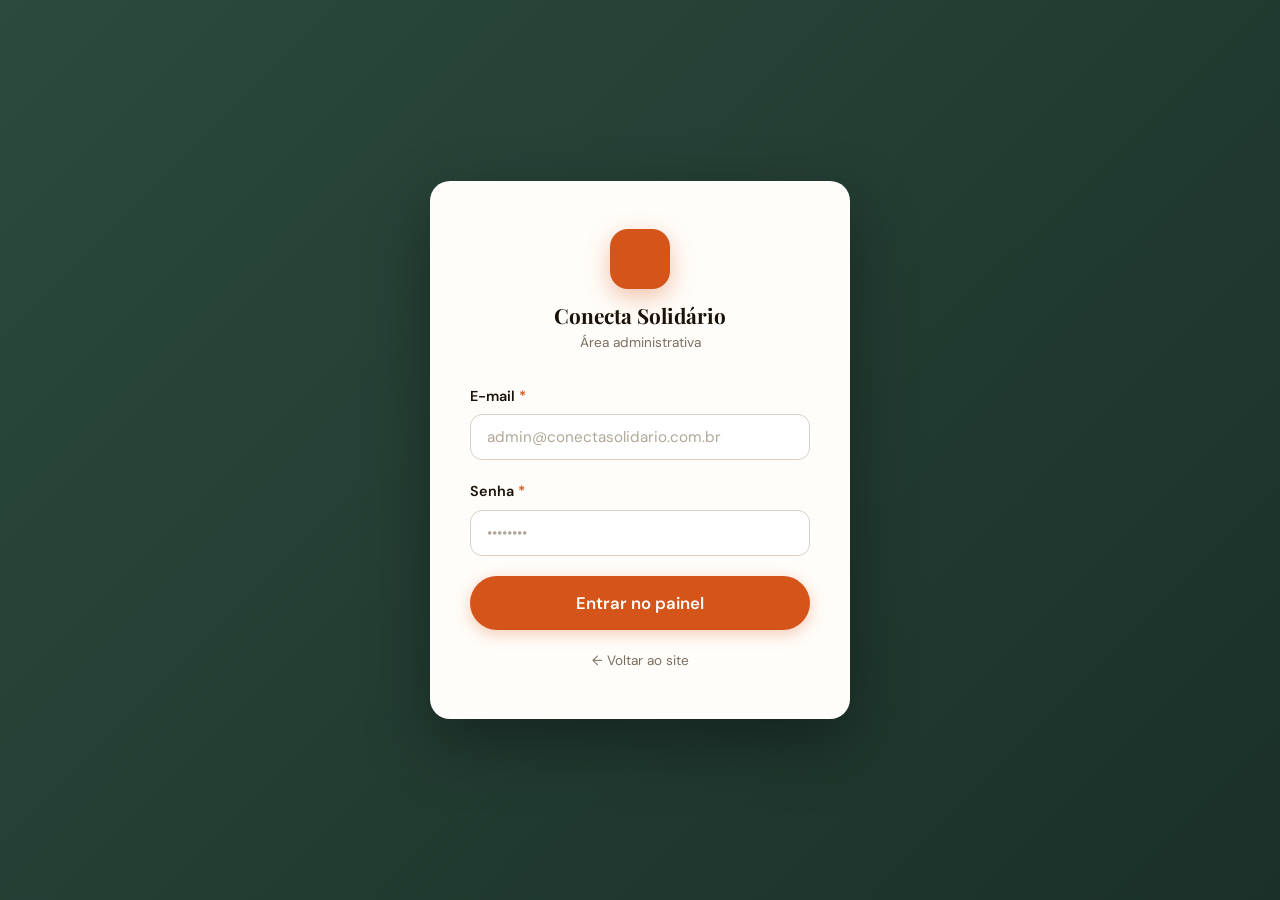
<file: pages/login.html>
<!DOCTYPE html>
<html lang="pt-BR">
<head>
  <meta charset="UTF-8">
  <meta name="viewport" content="width=device-width, initial-scale=1.0">
  <title>Login Admin – Conecta Solidário</title>
  <link rel="stylesheet" href="../css/base.css">
  <link rel="stylesheet" href="../css/components.css">
  <link rel="stylesheet" href="../css/layout.css">
  <link rel="stylesheet" href="../css/responsive.css">
  <link rel="stylesheet" href="../css/pages/login.css">
</head>
<body>
<div class="login-wrap">
  <div class="login-card">
    <div class="login-logo">
      <div class="icon-wrap"><i class="fas fa-handshake"></i></div>
      <h2>Conecta Solidário</h2>
      <p>Área administrativa</p>
    </div>

    <form id="login-form">
      <div class="form-group">
        <label class="form-label">E-mail <span>*</span></label>
        <input type="email" id="email" class="form-control" data-required placeholder="admin@conectasolidario.com.br">
        <span class="form-error" style="display:none"></span>
      </div>
      <div class="form-group">
        <label class="form-label">Senha <span>*</span></label>
        <div class="password-wrap">
          <input type="password" id="senha" class="form-control" data-required placeholder="••••••••">
          <button type="button" class="password-toggle" id="toggle-pwd"><i class="fas fa-eye"></i></button>
        </div>
        <span class="form-error" style="display:none"></span>
      </div>
      <div id="login-error" style="display:none;background:#FDECEA;color:#8B1A1A;border-radius:var(--radius);padding:12px 16px;font-size:.88rem;margin-bottom:16px;border:1px solid #F5C6C6">
        <i class="fas fa-exclamation-triangle"></i> E-mail ou senha incorretos. Tente novamente.
      </div>
      <button type="submit" class="btn btn-primary btn-block btn-lg" id="submit-btn">
        Entrar no painel
      </button>
    </form>

    <a href="../index.html" class="back-link">← Voltar ao site</a>
  </div>
</div>

<div id="toast-container"></div>
<script src="../js/config.js"></script>
<script src="../js/api-unified.js"></script>
<script>
  // Toggle password visibility
  document.getElementById('toggle-pwd').addEventListener('click', function() {
    const inp = document.getElementById('senha');
    const showing = inp.type === 'text';
    inp.type = showing ? 'password' : 'text';
    this.innerHTML = showing ? '<i class="fas fa-eye"></i>' : '<i class="fas fa-eye-slash"></i>';
  });

  document.getElementById('login-form').addEventListener('submit', async e => {
    e.preventDefault();
    document.getElementById('login-error').style.display = 'none';
    if (!validateForm(e.target)) return;

    const btn = document.getElementById('submit-btn');
    btn.textContent = 'Entrando…'; btn.disabled = true;

    const creds = {
      email: document.getElementById('email').value.trim(),
      senha: document.getElementById('senha').value,
    };

    try {
      const res = await API.login(creds);
      // Backend retorna dados do admin no JSON
      sessionStorage.setItem('cs_admin', JSON.stringify(res));
      window.location.href = 'admin.html';
    } catch (err) {
      if (err.status === 401 || err.status === 403) {
        document.getElementById('login-error').style.display = 'block';
      } else {
        // Demo: aceitar credenciais de teste do config.js
        if (creds.email === CONFIG.DEMO.CREDENTIALS.email && creds.senha === CONFIG.DEMO.CREDENTIALS.senha) {
          sessionStorage.setItem('cs_admin', JSON.stringify({ email: creds.email, nome: 'Administrador' }));
          window.location.href = 'admin.html';
        } else {
          document.getElementById('login-error').style.display = 'block';
        }
      }
      btn.textContent = 'Entrar no painel'; btn.disabled = false;
    }
  });
</script>
</body>
</html>
</file>
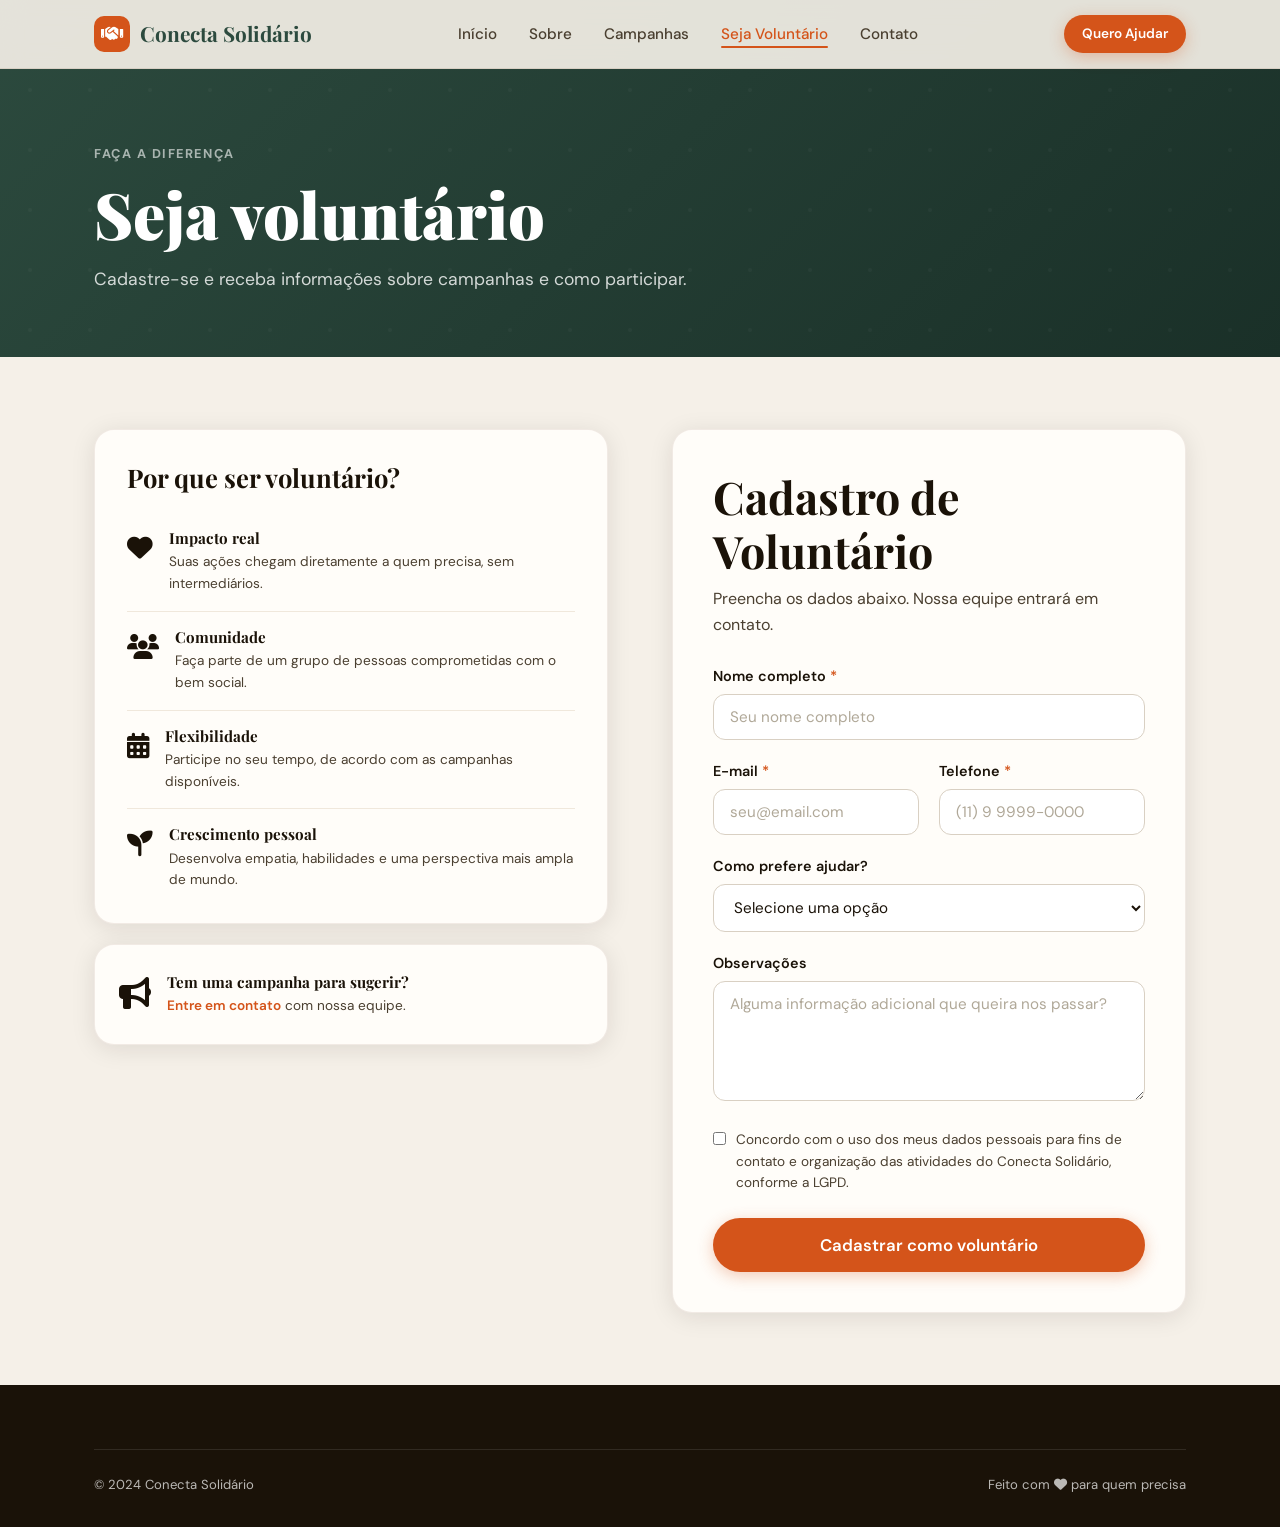
<file: pages/voluntario.html>
<!DOCTYPE html>
<html lang="pt-BR">
<head>
  <meta charset="UTF-8">
  <meta name="viewport" content="width=device-width, initial-scale=1.0">
  <title>Seja Voluntário – Conecta Solidário</title>
  <link rel="stylesheet" href="../css/base.css">
  <link rel="stylesheet" href="../css/components.css">
  <link rel="stylesheet" href="../css/layout.css">
  <link rel="stylesheet" href="../css/responsive.css">
  <link rel="stylesheet" href="../css/pages/voluntario.css">
  <link rel="stylesheet" href="https://cdnjs.cloudflare.com/ajax/libs/font-awesome/6.4.0/css/all.min.css">
</head>
<body>

<nav class="navbar">
  <div class="container navbar-inner">
    <a href="../index.html" class="navbar-brand">
      <span class="brand-icon"><i class="fas fa-handshake"></i></span> Conecta Solidário
    </a>
    <ul class="navbar-nav">
      <li><a href="../index.html">Início</a></li>
      <li><a href="../index.html#sobre">Sobre</a></li>
      <li><a href="campanhas.html">Campanhas</a></li>
      <li><a href="voluntario.html" class="active">Seja Voluntário</a></li>
      <li><a href="../index.html#contato">Contato</a></li>
    </ul>
    <div class="navbar-actions">
      <a href="voluntario.html" class="btn btn-primary btn-sm">Quero Ajudar</a>
    </div>
    <button class="hamburger" aria-label="Menu"><span></span><span></span><span></span></button>
  </div>
</nav>

<div class="mobile-menu">
  <a href="../index.html">Início</a>
  <a href="campanhas.html">Campanhas</a>
  <a href="voluntario.html">Seja Voluntário</a>
  <a href="../index.html#contato">Contato</a>
</div>

<div class="page-hero">
  <div class="container">
    <div class="section-label" style="color:rgba(255,255,255,.6)">Faça a diferença</div>
    <h1>Seja voluntário</h1>
    <p>Cadastre-se e receba informações sobre campanhas e como participar.</p>
  </div>
</div>

<section style="background:var(--cream)">
  <div class="container">
    <div class="vol-layout">
      <!-- Aside -->
      <div class="vol-aside">
        <div class="why-card">
          <h3 style="margin-bottom:20px">Por que ser voluntário?</h3>
          <div class="why-item">
            <span class="why-icon"><i class="fas fa-heart"></i></span>
            <div>
              <h4>Impacto real</h4>
              <p>Suas ações chegam diretamente a quem precisa, sem intermediários.</p>
            </div>
          </div>
          <div class="why-item">
            <span class="why-icon"><i class="fas fa-users"></i></span>
            <div>
              <h4>Comunidade</h4>
              <p>Faça parte de um grupo de pessoas comprometidas com o bem social.</p>
            </div>
          </div>
          <div class="why-item">
            <span class="why-icon"><i class="fas fa-calendar-alt"></i></span>
            <div>
              <h4>Flexibilidade</h4>
              <p>Participe no seu tempo, de acordo com as campanhas disponíveis.</p>
            </div>
          </div>
          <div class="why-item">
            <span class="why-icon"><i class="fas fa-seedling"></i></span>
            <div>
              <h4>Crescimento pessoal</h4>
              <p>Desenvolva empatia, habilidades e uma perspectiva mais ampla de mundo.</p>
            </div>
          </div>
        </div>

        <div class="card" style="padding:24px;display:flex;align-items:center;gap:16px">
          <span style="font-size:2rem"><i class="fas fa-bullhorn"></i></span>
          <div>
            <h4 style="font-size:.95rem;margin-bottom:4px">Tem uma campanha para sugerir?</h4>
            <p style="font-size:.85rem;margin:0">
              <a href="../index.html#contato" style="color:var(--orange);font-weight:600">Entre em contato</a> com nossa equipe.
            </p>
          </div>
        </div>
      </div>

      <!-- Form -->
      <div>
        <div class="form-card">
          <h2 style="margin-bottom:8px">Cadastro de Voluntário</h2>
          <p style="margin-bottom:28px">Preencha os dados abaixo. Nossa equipe entrará em contato.</p>

          <form id="vol-form">
            <div class="form-group">
              <label class="form-label">Nome completo <span>*</span></label>
              <input type="text" id="nome" class="form-control" data-required placeholder="Seu nome completo">
              <span class="form-error" style="display:none"></span>
            </div>
            <div class="form-row">
              <div class="form-group">
                <label class="form-label">E-mail <span>*</span></label>
                <input type="email" id="email" class="form-control" data-required placeholder="seu@email.com">
                <span class="form-error" style="display:none"></span>
              </div>
              <div class="form-group">
                <label class="form-label">Telefone <span>*</span></label>
                <input type="tel" id="telefone" class="form-control" data-required placeholder="(11) 9 9999-0000">
                <span class="form-error" style="display:none"></span>
              </div>
            </div>
            <div class="form-group">
              <label class="form-label">Como prefere ajudar?</label>
              <select id="interesse" class="form-control">
                <option value="">Selecione uma opção</option>
                <option value="arrecadacao">Arrecadação de itens</option>
                <option value="distribuicao">Distribuição nas ruas</option>
                <option value="ambos">Ambas as opções</option>
                <option value="outro">Outro</option>
              </select>
            </div>
            <div class="form-group">
              <label class="form-label">Observações</label>
              <textarea id="obs" class="form-control" rows="3" placeholder="Alguma informação adicional que queira nos passar?"></textarea>
            </div>
            <div style="display:flex;align-items:flex-start;gap:10px;margin-bottom:24px">
              <input type="checkbox" id="lgpd" style="margin-top:3px;flex-shrink:0;accent-color:var(--orange)">
              <label for="lgpd" style="font-size:.85rem;color:var(--text-m);cursor:pointer">
                Concordo com o uso dos meus dados pessoais para fins de contato e organização das atividades
                do Conecta Solidário, conforme a LGPD.
              </label>
            </div>
            <button type="submit" class="btn btn-primary btn-block btn-lg" id="submit-btn">
              Cadastrar como voluntário
            </button>
          </form>

          <div class="success-state" id="success-state">
            <div class="check"><i class="fas fa-check"></i></div>
            <h3>Cadastro realizado!</h3>
            <p style="margin:12px 0 24px">
              Obrigado por querer ajudar! Nossa equipe entrará em contato em breve com informações
              sobre as próximas campanhas.
            </p>
            <a href="campanhas.html" class="btn btn-forest">Ver campanhas ativas</a>
          </div>
        </div>
      </div>
    </div>
  </div>
</section>

<footer>
  <div class="container">
    <div class="footer-bottom" style="border-top:1px solid rgba(255,255,255,.1);padding-top:24px">
      <span>© 2024 Conecta Solidário</span>
      <span>Feito com <i class="fas fa-heart"></i> para quem precisa</span>
    </div>
  </div>
</footer>

<div id="toast-container"></div>
<script src="../js/config.js"></script>
<script src="../js/api-unified.js"></script>
<script>
  // Phone mask
  document.getElementById('telefone').addEventListener('input', function() {
    let v = this.value.replace(/\D/g,'');
    if (v.length > 11) v = v.slice(0,11);
    if (v.length > 7)      v = `(${v.slice(0,2)}) ${v.slice(2,7)}-${v.slice(7)}`;
    else if (v.length > 2) v = `(${v.slice(0,2)}) ${v.slice(2)}`;
    this.value = v;
  });

  document.getElementById('vol-form').addEventListener('submit', async e => {
    e.preventDefault();
    if (!validateForm(e.target)) return;

    const lgpd = document.getElementById('lgpd');
    if (!lgpd.checked) { toast('Aceite os termos de uso para continuar.', 'error'); return; }

    const btn = document.getElementById('submit-btn');
    btn.textContent = 'Enviando…'; btn.disabled = true;

    const payload = {
      nome:     document.getElementById('nome').value.trim(),
      email:    document.getElementById('email').value.trim(),
      telefone: document.getElementById('telefone').value.trim(),
      // campos extras (backend pode ignorar se não existirem na tabela)
      interesse: document.getElementById('interesse').value,
      obs:       document.getElementById('obs').value.trim(),
    };

    try {
      await API.postVoluntario(payload);
      document.getElementById('vol-form').style.display = 'none';
      document.getElementById('success-state').style.display = 'block';
    } catch (err) {
      // Fallback visual para demo
      document.getElementById('vol-form').style.display = 'none';
      document.getElementById('success-state').style.display = 'block';
    }
  });
</script>
</body>
</html>
</file>
<file: css/base.css>
@import url('https://fonts.googleapis.com/css2?family=Playfair+Display:ital,wght@0,400;0,700;0,900;1,400&family=DM+Sans:wght@300;400;500;600&display=swap');

/* ─── Design Tokens ─────────────────────────────────────── */
:root {
  --cream:    #F5F0E8;
  --warm:     #EDE5D4;
  --orange:   #D4541A;
  --orange-l: #E8733D;
  --earth:    #7A4A2E;
  --forest:   #2C4A3E;
  --forest-l: #3D6457;
  --text:     #1A1208;
  --text-m:   #4A3F30;
  --text-s:   #7A6E60;
  --white:    #FFFFFF;
  --card-bg:  #FFFDF9;
  --shadow:   0 4px 24px rgba(26,18,8,.10);
  --shadow-h: 0 8px 40px rgba(26,18,8,.18);
  --radius:   12px;
  --radius-l: 20px;
  --trans:    .25s cubic-bezier(.4,0,.2,1);
}

/* ─── Reset ──────────────────────────────────────────────── */
*, *::before, *::after { box-sizing: border-box; margin: 0; padding: 0; }
html { scroll-behavior: smooth; overflow-x: hidden; }
body {
  font-family: 'DM Sans', sans-serif;
  background: var(--cream);
  color: var(--text);
  line-height: 1.6;
  overflow-x: hidden;
  width: 100%;
  max-width: 100%;
}
img { max-width: 100%; display: block; height: auto; }
a { text-decoration: none; color: inherit; }
ul { list-style: none; }
button, input, textarea, select {
  font-family: inherit;
  font-size: inherit;
  max-width: 100%;
}

/* ─── Typography ─────────────────────────────────────────── */
h1,h2,h3,h4 { font-family: 'Playfair Display', serif; line-height: 1.2; }
h1 { font-size: clamp(2.2rem,5vw,4rem); font-weight: 900; }
h2 { font-size: clamp(1.6rem,3.5vw,2.8rem); font-weight: 700; }
h3 { font-size: clamp(1.2rem,2vw,1.6rem); font-weight: 700; }
p  { color: var(--text-m); }

/* ─── Utilities ──────────────────────────────────────────── */
.container { max-width: 1140px; margin: 0 auto; padding: 0 24px; width: 100%; }
.section    { padding: 80px 0; width: 100%; }
.section-sm { padding: 48px 0; width: 100%; }
.text-center { text-align: center; }
.hidden { display: none !important; }
</file>
<file: css/components.css>
/* ─── Buttons ────────────────────────────────────────────── */
.btn {
  display: inline-flex; align-items: center; gap: 8px;
  padding: 12px 28px; border-radius: 50px; border: none;
  cursor: pointer; font-weight: 600; font-size: .95rem;
  transition: all var(--trans); white-space: nowrap;
}
.btn-primary {
  background: var(--orange); color: var(--white);
  box-shadow: 0 4px 16px rgba(212,84,26,.30);
}
.btn-primary:hover {
  background: var(--orange-l);
  transform: translateY(-2px);
  box-shadow: 0 8px 24px rgba(212,84,26,.40);
}
.btn-outline {
  background: transparent; color: var(--orange);
  border: 2px solid var(--orange);
}
.btn-outline:hover {
  background: var(--orange); color: var(--white);
  transform: translateY(-2px);
}
.btn-forest {
  background: var(--forest); color: var(--white);
  box-shadow: 0 4px 16px rgba(44,74,62,.25);
}
.btn-forest:hover {
  background: var(--forest-l); transform: translateY(-2px);
}
.btn-ghost {
  background: transparent; color: var(--text-m);
  border: 1px solid #D9D0C3;
}
.btn-ghost:hover { background: var(--warm); }
.btn-danger {
  background: #C0392B; color: var(--white);
}
.btn-danger:hover { background: #A93226; }
.btn-sm { padding: 8px 18px; font-size: .85rem; }
.btn-lg { padding: 16px 40px; font-size: 1.05rem; }
.btn-block { width: 100%; justify-content: center; }

/* ─── Cards ──────────────────────────────────────────────── */
.card {
  background: var(--card-bg); border-radius: var(--radius-l);
  border: 1px solid rgba(122,74,46,.10);
  box-shadow: var(--shadow); overflow: hidden;
  transition: all var(--trans);
}
.card:hover { box-shadow: var(--shadow-h); transform: translateY(-4px); }

/* ─── Badges ─────────────────────────────────────────────── */
.badge {
  display: inline-flex; align-items: center; gap: 6px;
  padding: 5px 16px; border-radius: 20px; font-size: .76rem; font-weight: 600;
  letter-spacing: 0.03em;
  border: 2px solid transparent;
  position: relative;
  overflow: hidden;
}
.badge::before {
  content: '';
  position: absolute; inset: 0;
  background: linear-gradient(135deg, rgba(255,255,255,0.2) 0%, transparent 50%);
  pointer-events: none;
}
.badge-green  {
  background: #2C4A3E;
  color: #fff;
  border-color: #3D6457;
}
.badge-orange {
  background: #D4541A;
  color: #fff;
  border-color: #E8733D;
}
.badge-red    {
  background: #8B1A1A;
  color: #fff;
  border-color: #C0392B;
}

/* ─── Forms ──────────────────────────────────────────────── */
.form-group { margin-bottom: 20px; }
.form-label { display: block; font-weight: 600; font-size: .9rem; margin-bottom: 6px; color: var(--text); }
.form-label span { color: var(--orange); }
.form-control {
  width: 100%; padding: 12px 16px; border-radius: var(--radius);
  border: 1.5px solid #D9D0C3; background: var(--white);
  color: var(--text); font-size: .95rem;
  transition: all var(--trans);
}
.form-control:focus {
  outline: none; border-color: var(--orange);
  box-shadow: 0 0 0 3px rgba(212,84,26,.12);
}
.form-control::placeholder { color: #B0A898; }
textarea.form-control { resize: vertical; min-height: 120px; }
.form-hint { font-size: .8rem; color: var(--text-s); margin-top: 4px; }
.form-error { font-size: .82rem; color: #C0392B; margin-top: 4px; }
.form-row { display: grid; grid-template-columns: 1fr 1fr; gap: 20px; }

/* ─── Toast ──────────────────────────────────────────────── */
#toast-container {
  position: fixed; bottom: 24px; right: 24px; z-index: 9999;
  display: flex; flex-direction: column; gap: 10px;
}
.toast {
  display: flex; align-items: center; gap: 12px;
  background: var(--text); color: var(--white);
  padding: 14px 20px; border-radius: var(--radius);
  box-shadow: var(--shadow-h); font-size: .9rem; font-weight: 500;
  animation: toastIn .3s ease; min-width: 280px;
}
.toast.success { background: var(--forest); }
.toast.error   { background: #C0392B; }
@keyframes toastIn { from { transform: translateX(120%); opacity:0 } to { transform: translateX(0); opacity:1 } }

/* ─── Section Header ─────────────────────────────────────── */
.section-header { margin-bottom: 48px; }
.section-label {
  display: inline-block; font-size: .8rem; font-weight: 700;
  letter-spacing: .12em; text-transform: uppercase; color: var(--orange);
  margin-bottom: 12px;
}
.section-header h2 { margin-bottom: 16px; }
.section-header p { color: var(--text-m); max-width: 540px; font-size: 1.05rem; }

/* ─── Page Hero (inner pages) ────────────────────────────── */
.page-hero {
  padding: 140px 0 64px;
  background: linear-gradient(135deg, var(--forest) 0%, #1A3028 100%);
  position: relative; overflow: hidden;
}
.page-hero::before {
  content: ''; position: absolute; inset: 0;
  background: url("data:image/svg+xml,%3Csvg width='60' height='60' viewBox='0 0 60 60' xmlns='http://www.w3.org/2000/svg'%3E%3Cg fill='none' fill-rule='evenodd'%3E%3Cg fill='%23ffffff' fill-opacity='0.03'%3E%3Ccircle cx='30' cy='30' r='2'/%3E%3C/g%3E%3C/g%3E%3C/svg%3E");
}
.page-hero h1, .page-hero p { color: var(--white); position: relative; }
.page-hero p { opacity: .8; font-size: 1.1rem; margin-top: 12px; }

/* ─── Loader ─────────────────────────────────────────────── */
.loader-wrap {
  display: flex; align-items: center; justify-content: center;
  padding: 48px; flex-direction: column; gap: 12px; color: var(--text-s);
}
.spinner {
  width: 36px; height: 36px; border: 3px solid #E8DFCE;
  border-top-color: var(--orange); border-radius: 50%;
  animation: spin .8s linear infinite;
}
@keyframes spin { to { transform: rotate(360deg); } }

/* ─── Empty State ────────────────────────────────────────── */
.empty-state {
  text-align: center; padding: 64px 24px; color: var(--text-s);
}
.empty-state .icon { font-size: 3rem; margin-bottom: 16px; }
.empty-state h3 { color: var(--text-m); margin-bottom: 8px; }

/* ─── Modal ──────────────────────────────────────────────── */
.modal-overlay {
  position: fixed; inset: 0; background: rgba(26,18,8,.6);
  backdrop-filter: blur(4px); z-index: 500;
  display: flex; align-items: center; justify-content: center;
  padding: 24px; opacity: 0; pointer-events: none; transition: opacity var(--trans);
}
.modal-overlay.open { opacity: 1; pointer-events: all; }
.modal {
  background: var(--card-bg); border-radius: var(--radius-l);
  padding: 40px; max-width: 520px; width: 100%;
  transform: scale(.95) translateY(8px); transition: transform var(--trans);
  max-height: 90vh; overflow-y: auto;
}
.modal-overlay.open .modal { transform: scale(1) translateY(0); }
.modal-header { display: flex; justify-content: space-between; align-items: flex-start; margin-bottom: 24px; }
.modal-close { background: none; border: none; cursor: pointer; font-size: 1.4rem; color: var(--text-s); line-height: 1; padding: 4px; }
.modal-close:hover { color: var(--text); }

/* ─── Table ──────────────────────────────────────────────── */
.table-wrap { overflow-x: auto; border-radius: var(--radius); border: 1px solid #E8DFCE; }
table { width: 100%; border-collapse: collapse; }
th {
  background: var(--warm); padding: 14px 16px; text-align: left;
  font-size: .82rem; font-weight: 700; letter-spacing: .06em;
  text-transform: uppercase; color: var(--text-m); white-space: nowrap;
}
td { padding: 14px 16px; border-top: 1px solid #F0E8DC; font-size: .92rem; color: var(--text-m); }
tr:hover td { background: #FFFBF5; }
.table-actions { display: flex; gap: 8px; }
</file>
<file: css/layout.css>
/* ─── Navbar ─────────────────────────────────────────────── */
.navbar {
  position: fixed; top: 0; left: 0; right: 0; z-index: 100;
  background: rgba(245,240,232,.92);
  backdrop-filter: blur(12px);
  border-bottom: 1px solid rgba(122,74,46,.12);
  transition: box-shadow var(--trans);
}
.navbar.scrolled { box-shadow: var(--shadow); }
.navbar-inner {
  display: flex; align-items: center; justify-content: space-between;
  height: 68px;
}
.navbar-brand {
  display: flex; align-items: center; gap: 10px; font-weight: 700;
  font-family: 'Playfair Display', serif; font-size: 1.3rem; color: var(--forest);
}
.navbar-brand .brand-icon {
  width: 36px; height: 36px; background: var(--orange);
  border-radius: 10px; display: flex; align-items: center; justify-content: center;
  color: var(--white); font-size: 1.1rem;
}
.navbar-nav {
  display: flex; align-items: center; gap: 32px;
}
.navbar-nav a {
  font-weight: 500; font-size: .95rem; color: var(--text-m);
  transition: color var(--trans); position: relative;
}
.navbar-nav a::after {
  content: ''; position: absolute; bottom: -4px; left: 0; right: 0;
  height: 2px; background: var(--orange); transform: scaleX(0);
  transition: transform var(--trans); border-radius: 2px;
}
.navbar-nav a:hover, .navbar-nav a.active { color: var(--orange); }
.navbar-nav a:hover::after, .navbar-nav a.active::after { transform: scaleX(1); }
.navbar-actions { display: flex; align-items: center; gap: 12px; }
.hamburger {
  display: none; background: none; border: none; cursor: pointer;
  flex-direction: column; gap: 5px; padding: 4px;
}
.hamburger span {
  display: block; width: 24px; height: 2px; background: var(--text);
  border-radius: 2px; transition: all var(--trans);
}
.hamburger.open span:nth-child(1) { transform: translateY(7px) rotate(45deg); }
.hamburger.open span:nth-child(2) { opacity: 0; }
.hamburger.open span:nth-child(3) { transform: translateY(-7px) rotate(-45deg); }

/* ─── Mobile Menu ────────────────────────────────────────── */
.mobile-menu {
  position: fixed; inset: 68px 0 0; background: var(--cream);
  padding: 24px; display: flex; flex-direction: column; gap: 8px;
  z-index: 99; transform: translateX(100%); transition: transform var(--trans);
}
.mobile-menu.open { transform: translateX(0); }
.mobile-menu a {
  display: block; padding: 14px 16px; font-weight: 500;
  border-radius: var(--radius); color: var(--text-m);
  transition: background var(--trans);
}
.mobile-menu a:hover { background: var(--warm); color: var(--orange); }

/* ─── Footer ─────────────────────────────────────────────── */
footer {
  background: var(--text); color: rgba(255,255,255,.7);
  padding: 64px 0 32px;
  width: 100%;
  max-width: 100%;
}
.footer-grid {
  display: grid; grid-template-columns: 2fr 1fr 1fr; gap: 48px;
  padding-bottom: 48px; border-bottom: 1px solid rgba(255,255,255,.1);
  margin-bottom: 32px;
}
.footer-brand { font-family: 'Playfair Display', serif; color: var(--white); font-size: 1.4rem; margin-bottom: 12px; }
.footer-desc { font-size: .9rem; line-height: 1.7; }
.footer-col h4 { color: var(--white); font-size: .85rem; letter-spacing: .1em; text-transform: uppercase; margin-bottom: 16px; }
.footer-col ul li { margin-bottom: 10px; }
.footer-col ul li a { font-size: .9rem; transition: color var(--trans); }
.footer-col ul li a:hover { color: var(--orange-l); }
.footer-bottom { display: flex; justify-content: space-between; align-items: center; font-size: .82rem; }

/* ─── Admin Layout ───────────────────────────────────────── */
.admin-layout { display: flex; min-height: 100vh; }
.sidebar {
  width: 240px; background: var(--forest); position: fixed;
  top: 0; left: 0; bottom: 0; z-index: 50;
  display: flex; flex-direction: column; padding: 28px 0;
  transition: transform var(--trans);
}
.sidebar-brand {
  padding: 0 24px 28px; border-bottom: 1px solid rgba(255,255,255,.1);
  font-family: 'Playfair Display', serif; color: var(--white); font-size: 1.15rem;
  display: flex; align-items: center; gap: 10px;
}
.sidebar-brand .brand-icon { background: var(--orange); }
.sidebar-nav { flex: 1; padding: 24px 0; }
.sidebar-nav a {
  display: flex; align-items: center; gap: 12px;
  padding: 12px 24px; color: rgba(255,255,255,.7);
  font-weight: 500; font-size: .9rem; transition: all var(--trans);
  border-left: 3px solid transparent;
}
.sidebar-nav a:hover { color: var(--white); background: rgba(255,255,255,.06); }
.sidebar-nav a.active { color: var(--white); background: rgba(255,255,255,.1); border-left-color: var(--orange-l); }
.sidebar-nav a .nav-icon { font-size: 1.1rem; width: 20px; text-align: center; }
.sidebar-footer {
  padding: 24px; border-top: 1px solid rgba(255,255,255,.1);
}
.admin-main { flex: 1; margin-left: 240px; background: #F0EBE0; min-height: 100vh; }
.admin-topbar {
  background: var(--card-bg); padding: 0 32px; height: 64px;
  display: flex; align-items: center; justify-content: space-between;
  border-bottom: 1px solid #E8DFCE; position: sticky; top: 0; z-index: 10;
}
.admin-topbar h2 { font-size: 1.15rem; color: var(--text); }
.admin-user { display: flex; align-items: center; gap: 10px; font-size: .9rem; color: var(--text-m); }
.admin-avatar {
  width: 34px; height: 34px; background: var(--orange); border-radius: 50%;
  display: flex; align-items: center; justify-content: center;
  color: var(--white); font-size: .8rem; font-weight: 700;
}
.admin-content { padding: 32px; }
.stat-grid { display: grid; grid-template-columns: repeat(3, 1fr); gap: 20px; margin-bottom: 32px; }
.stat-card {
  background: var(--card-bg); border-radius: var(--radius-l);
  padding: 24px; border: 1px solid rgba(122,74,46,.10);
  box-shadow: var(--shadow);
}
.stat-card .stat-label { font-size: .82rem; font-weight: 600; text-transform: uppercase; letter-spacing: .08em; color: var(--text-s); margin-bottom: 8px; }
.stat-card .stat-value { font-family: 'Playfair Display', serif; font-size: 2.2rem; font-weight: 900; color: var(--text); }
.stat-card .stat-icon { font-size: 1.6rem; float: right; margin-top: -8px; }
</file>
<file: css/responsive.css>
/* ─── Responsive ─────────────────────────────────────────── */
* {
  max-width: 100%;
  box-sizing: border-box;
}
html, body {
  overflow-x: hidden;
  width: 100%;
  font-size: 16px;
}
@media (max-width: 1024px) {
  html { font-size: 15px; }
  .container { padding: 0 20px; }
  .hero-stats { gap: 24px; }
  .hero-stat strong { font-size: 1.8rem; }
}

@media (max-width: 900px) {
  html { font-size: 14px; }
  .form-row { grid-template-columns: 1fr; }
  .footer-grid { grid-template-columns: 1fr; gap: 32px; }
  .navbar-nav, .navbar-actions .btn { display: none; }
  .hamburger { display: flex; }
  .navbar-actions .btn-admin { display: inline-flex; }
  .sidebar { transform: translateX(-100%); }
  .sidebar.open { transform: translateX(0); }
  .admin-main { margin-left: 0; }
  .stat-grid { grid-template-columns: 1fr; }
  .hero-content { max-width: 100%; }
  .hero-cta { flex-direction: column; }
  .hero-cta .btn { width: 100%; justify-content: center; }
  .hero-stats { flex-wrap: wrap; justify-content: center; }
  .hero-illustration { display: none; }
  .about-strip-inner { grid-template-columns: 1fr; }
  .about-img-grid { grid-template-columns: 1fr; }
  .steps-grid { grid-template-columns: 1fr; }
  .cta-banner .cta-btns { flex-direction: column; }
  .cta-banner .cta-btns .btn { width: 100%; }
}

@media (max-width: 768px) {
  html { font-size: 14px; }
  .section { padding: 56px 0; }
  .hero { padding-top: 70px; }
  .hero-eyebrow { font-size: .75rem; }
  .hero h1 { font-size: 2rem; }
  .hero-desc { font-size: 1rem; }
  .hero-stats { gap: 16px; }
  .hero-stat strong { font-size: 1.5rem; }
  .hero-stat span { font-size: .75rem; }
  .campaigns-grid { grid-template-columns: 1fr; }
  .about-strip-inner { flex-direction: column; }
  .about-img-grid { grid-template-columns: 1fr 1fr; gap: 8px; }
  .about-img-block { aspect-ratio: auto; min-height: 70px; }
  .footer-bottom { flex-direction: column; gap: 12px; text-align: center; }
  .vol-layout { grid-template-columns: 1fr; gap: 32px; }
  .filter-bar { flex-direction: column; }
  .filter-btn { width: 100%; text-align: center; }
}

@media (max-width: 600px) {
  html { font-size: 14px; }
  .section { padding: 48px 0; }
  .container { padding: 0 16px; }
  .modal { padding: 24px 16px; }
  .admin-content { padding: 20px 16px; }
  .admin-topbar { padding: 0 16px; }
  .navbar-brand { font-size: 1.1rem; }
  .navbar-brand .brand-icon { width: 32px; height: 32px; font-size: 1rem; }
  .btn { padding: 10px 20px; font-size: .9rem; }
  .btn-lg { padding: 14px 28px; font-size: 1rem; }
  .btn-sm { padding: 6px 14px; font-size: .8rem; }
  .card { border-radius: var(--radius); }
  .form-control { padding: 10px 14px; font-size: .9rem; }
  .page-hero { padding: 100px 0 48px; }
  .page-hero h1 { font-size: 1.8rem; }
  .page-hero p { font-size: 1rem; }
  .sidebar { width: 100%; transform: translateX(-100%); }
  .sidebar.open { transform: translateX(0); }
  .stat-card { padding: 20px; }
  .stat-card .stat-value { font-size: 1.8rem; }
  .table-wrap { border-radius: var(--radius); }
  th, td { padding: 10px 12px; font-size: .85rem; }
  .table-actions { flex-direction: column; }
  .table-actions .btn { width: 100%; }
  #toast-container { left: 16px; right: 16px; bottom: 16px; }
  .toast { min-width: auto; }
  .campaign-card-top { padding: 20px 20px 16px; }
  .campaign-card-body { padding: 16px 20px 20px; }
  .campaign-icon { font-size: 2.2rem; }
  .contact-form { padding: 24px; }
  .section-header { text-align: center; }
  .section-header p { margin-left: auto; margin-right: auto; }
}

@media (max-width: 480px) {
  html { font-size: 13px; }
  .hero h1 { font-size: 1.6rem; }
  .hero-desc { font-size: .9rem; }
  .hero-cta { gap: 10px; }
  .hero-stats { gap: 12px; }
  .hero-stat strong { font-size: 1.3rem; }
  .section-header h2 { font-size: 1.4rem; }
  .section-header p { font-size: .95rem; }
  .footer { padding: 48px 0 24px; }
  .footer-brand { font-size: 1.2rem; }
  .modal { max-width: 100%; margin: 0; border-radius: 0; }
  .modal-overlay { padding: 0; }
  .btn { padding: 8px 16px; font-size: .85rem; }
  .btn-lg { padding: 12px 24px; }
  .step-card { padding: 28px 16px; }
  .step-num { width: 44px; height: 44px; font-size: 1.1rem; }
  .about-strip { padding: 40px 0; }
  .about-img-grid { gap: 8px; }
  .about-img-block { padding: 16px; }
  .campaign-card-top { padding: 16px 16px 12px; }
  .campaign-card-body { padding: 14px 16px 16px; }
  .campaign-icon { font-size: 2rem; }
  .campaign-dates { font-size: .75rem; padding: 8px 12px; }
  .login-card { padding: 32px 24px; }
  .login-logo .icon-wrap { width: 50px; height: 50px; font-size: 1.5rem; }
  .form-card { padding: 24px 16px; }
  .vol-aside .why-card { padding: 24px 16px; }
  .why-item { padding: 12px 0; }
  .why-icon { font-size: 1.4rem; }
}

@media (max-width: 360px) {
  html { font-size: 12px; }
  .section { padding: 40px 0; }
  .hero h1 { font-size: 1.4rem; }
  .hero-desc { font-size: .85rem; }
  .hero-eyebrow { font-size: .7rem; padding: 4px 10px; }
  .hero-stat strong { font-size: 1.2rem; }
  .hero-stat span { font-size: .7rem; }
  .btn { padding: 8px 14px; font-size: .8rem; }
  .btn-lg { padding: 10px 20px; font-size: .9rem; }
  .btn-sm { padding: 5px 12px; font-size: .75rem; }
  .navbar-brand { font-size: 1rem; }
  .navbar-brand .brand-icon { width: 28px; height: 28px; font-size: .9rem; }
  .page-hero { padding: 80px 0 40px; }
  .page-hero h1 { font-size: 1.5rem; }
  .page-hero p { font-size: .9rem; }
  .campaign-card-top { padding: 14px 14px 10px; }
  .campaign-card-body { padding: 12px 14px 14px; }
  .campaign-icon { font-size: 1.8rem; }
  .campaign-card-body h3 { font-size: 1rem; }
  .campaign-card-body p { font-size: .85rem; }
  .step-card { padding: 24px 12px; }
  .step-num { width: 40px; height: 40px; font-size: 1rem; }
  .step-card h3 { font-size: 1rem; }
  .step-card p { font-size: .85rem; }
  .filter-bar { padding: 16px 12px; }
  .filter-btn { padding: 6px 16px; font-size: .8rem; }
  .login-card { padding: 24px 16px; }
  .login-logo .icon-wrap { width: 44px; height: 44px; font-size: 1.3rem; }
  .form-control { padding: 8px 12px; font-size: .85rem; }
  .modal { padding: 20px 12px; }
}

/* ─── Inline style overrides for responsiveness ─────────────── */
@media (max-width: 768px) {
  #contato > .container > div[style*="grid-template-columns"] {
    grid-template-columns: 1fr !important;
    gap: 32px !important;
  }
  #contato > .container > div[style*="padding:32px"] {
    padding: 24px !important;
  }
  .vol-layout {
    grid-template-columns: 1fr !important;
    gap: 32px !important;
  }
}

@media (max-width: 480px) {
  #contato > .container > div[style*="grid-template-columns"] {
    gap: 24px !important;
  }
  #contato > .container > div[style*="padding:32px"] {
    padding: 20px !important;
  }
  .vol-layout {
    gap: 24px !important;
  }
}
</file>
<file: css/pages/login.css>
/* ─── Login page (pages/login.html) ──────────────────────────── */
body { background: linear-gradient(135deg, var(--forest) 0%, #1A3028 100%); min-height: 100vh; }
.login-wrap {
  min-height: 100vh; display: flex; align-items: center; justify-content: center; padding: 24px;
}
.login-card {
  background: var(--card-bg); border-radius: var(--radius-l);
  padding: 48px 40px; max-width: 420px; width: 100%;
  box-shadow: 0 24px 64px rgba(0,0,0,.35);
}
.login-logo {
  text-align: center; margin-bottom: 32px;
}
.login-logo .icon-wrap {
  width: 60px; height: 60px; background: var(--orange); border-radius: 18px;
  display: flex; align-items: center; justify-content: center;
  font-size: 1.8rem; margin: 0 auto 14px;
  box-shadow: 0 8px 24px rgba(212,84,26,.35);
}
.login-logo h2 { font-size: 1.3rem; color: var(--text); }
.login-logo p  { font-size: .85rem; color: var(--text-s); margin-top: 4px; }
.back-link {
  display: block; text-align: center; margin-top: 20px;
  font-size: .85rem; color: var(--text-s); transition: color var(--trans);
}
.back-link:hover { color: var(--orange); }
.password-wrap { position: relative; }
.password-toggle {
  position: absolute; right: 14px; top: 50%; transform: translateY(-50%);
  background: none; border: none; cursor: pointer; font-size: 1rem;
  color: var(--text-s); padding: 4px;
}
</file>
<file: css/pages/voluntario.css>
/* ─── Volunteer page (pages/voluntario.html) ──────────────────── */
.vol-layout {
  display: grid; grid-template-columns: 1fr 1fr; gap: 64px;
  align-items: start; padding: 72px 0;
}
.vol-aside .why-card {
  background: var(--card-bg); border-radius: var(--radius-l);
  padding: 32px; border: 1px solid rgba(122,74,46,.10);
  box-shadow: var(--shadow); margin-bottom: 20px;
}
.why-item {
  display: flex; align-items: flex-start; gap: 16px; padding: 16px 0;
  border-bottom: 1px solid #F0E8DC;
}
.why-item:last-child { border-bottom: none; padding-bottom: 0; }
.why-icon { font-size: 1.6rem; flex-shrink: 0; }
.why-item h4 { font-size: .95rem; margin-bottom: 4px; }
.why-item p  { font-size: .85rem; margin: 0; }
.form-card { background: var(--card-bg); border-radius: var(--radius-l); padding: 40px; border: 1px solid rgba(122,74,46,.10); box-shadow: var(--shadow); }
.success-state {
  text-align: center; padding: 48px 24px; display: none;
}
.success-state .check {
  width: 72px; height: 72px; background: #D4EDDA; border-radius: 50%;
  display: flex; align-items: center; justify-content: center;
  font-size: 2rem; margin: 0 auto 20px;
}

/* ─── Responsive (pages/voluntario.html) ─────────────────────── */
@media (max-width: 900px) { .vol-layout { grid-template-columns: 1fr; gap: 32px; } }
</file>
